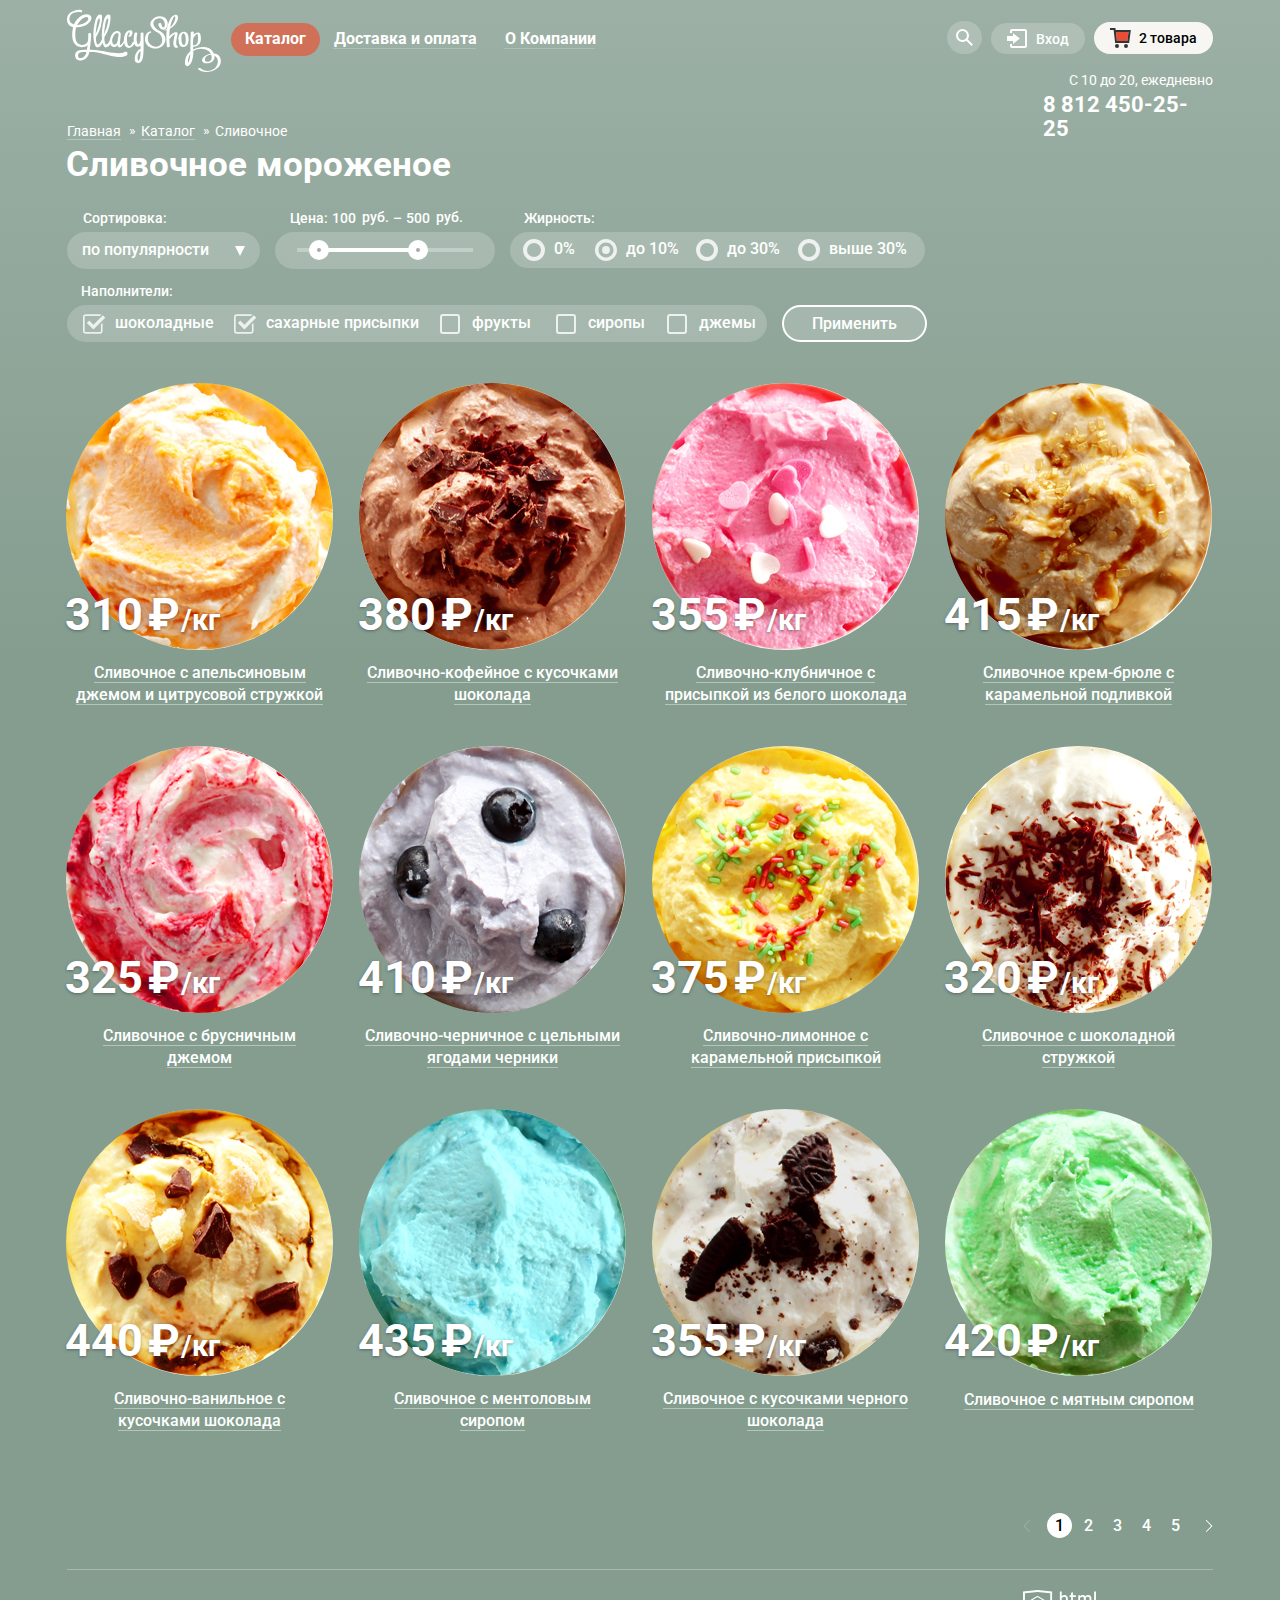
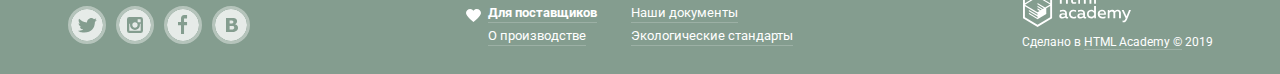
<file: catalog.html>
<!DOCTYPE html>
<html lang="ru">

<head>
  <meta charset="utf-8">
  <title>GllacyShop - Магазин мороженого</title>
  <link href="https://fonts.googleapis.com/css?family=Roboto:400,700&display=swap" rel="stylesheet">
  <link href="css/normalize.css" rel="stylesheet">
  <link href="css/style.min.css" rel="stylesheet">
</head>

<body>

  <div class="inner-page">
    <header class="main-header">
      <div class="container">
        <nav class="main-navigation">
          <a class="main-header-logo" href="index.html">
            <img src="img/logo.svg" width="154" height="64" alt="Логотип">
          </a>
          <ul class="site-navigation">
            <li class="site-navigation-item site-navigation-current">
              <a href="">Каталог</a>
              <ul class="sub-menu">
                <li><a href="#">Новинки</a></li>
                <li class="sub-menu-current"><a>Сливочное</a></li>
                <li><a href="#">Щербеты</a></li>
                <li><a href="#">Фруктовый лед</a></li>
                <li><a href="#">Мелорин</a></li>
              </ul>
            </li>
            <li class="site-navigation-item"><a class="site-navigation-item-link" href="#">Доставка и оплата</a></li>
            <li class="site-navigation-item"><a class="site-navigation-item-link" href="#">О Компании</a></li>
          </ul>
          <div class="user-navigation-wrapper">
            <ul class="user-navigation">
              <li class="user-navigation-item">
                <a class="tooltip-trigger search-link" href="#">
                  <svg class="user-navigation-icon" xmlns="http://www.w3.org/2000/svg"
                    xmlns:xlink="http://www.w3.org/1999/xlink" width="17" height="17" viewBox="0 0 17 17">
                    <path fill="#fff"
                      d="M16.958 15.527L11.75 10.32A6.455 6.455 0 0 0 13 6.5 6.5 6.5 0 1 0 6.5 13a6.465 6.465 0 0 0 3.839-1.263l5.205 5.204 1.414-1.414zM6.5 11C4.019 11 2 8.981 2 6.5S4.019 2 6.5 2 11 4.019 11 6.5 8.981 11 6.5 11z" />
                  </svg>
                </a>
                <div class="tooltip">
                  <form class="search" action="https://echo.htmlacademy.ru" method="GET">
                    <input class="input-fields" type="text" name="search" placeholder="Что ищем?">
                    <button class="visually-hidden form-sibmit" type="submit" tabindex="-1">Поиск</button>
                  </form>
                </div>
              </li>
              <li class="user-navigation-item">
                <a class="tooltip-trigger login-link" href="#">
                  <svg class="user-navigation-icon" xmlns="http://www.w3.org/2000/svg"
                    xmlns:xlink="http://www.w3.org/1999/xlink" width="21" height="19" viewBox="0 0 21 19">
                    <g fill="#000">
                      <path d="M6 14.875L12.917 9.5 6 4.125v2.917H-.042v4.917H6z" />
                      <path
                        d="M18 0H5C3.9 0 3 .9 3 2v2h2V2h13v15H5v-2H3v2c0 1.1.9 2 2 2h13c1.1 0 2-.9 2-2V2c0-1.1-.9-2-2-2z" />
                    </g>
                  </svg>
                  <span>Вход</span>
                </a>
                <div class="tooltip">
                  <form class="login" action="https://echo.htmlacademy.ru" method="POST">
                    <input class="input-fields" id="user-login" type="email" name="login"
                      placeholder="Электронная почта">
                    <input class="input-fields" id="user-password" type="password" name="password" placeholder="Пароль">
                    <div class="restore-wrapper">
                      <p class="login-help">
                        <a class="restore" href="#">
                          <span>Забыли пароль?</span>
                        </a>
                        <a class="restore" href="#">
                          <span>Новая регистрация</span>
                        </a>
                      </p>
                      <button class="button button-login" type="submit">Войти</button>
                    </div>
                  </form>
                </div>
              </li>
              <li class="user-navigation-item">
                <a class="tooltip-trigger order" href="#">
                  <svg xmlns="http://www.w3.org/2000/svg" width="21" height="20" viewBox="0 0 21 20">
                    <path fill="#E84D37" d="M5.888 4.031L6.922 13h10.45l1.176-8.969z" />
                    <circle fill="#343434" cx="6.984" cy="18" r="2" />
                    <circle fill="#343434" cx="15.984" cy="18" r="2" />
                    <path fill="#343434"
                      d="M5.657 2.031L5.422 0H0v2h3.64l1.5 13h13.988l1.699-12.969H5.657zM17.372 13H6.922L5.888 4.031h12.66L17.372 13z" />
                  </svg>
                  <span>2 товара</span>
                </a>
                <div class="tooltip">
                  <div class="cart-full">
                    <ul class="cart-list">
                      <li class="cart-item">
                        <div class="order-column">
                          <button class="remove-order" type="button">
                            <img src="img/cross-small.svg" width="11" height="11" alt="Удалить продукт">
                          </button>
                          <a class="order-img" href="#"><img src="img/basket-ice-1.jpg" width="33" height="33"
                              alt="Пломбир с апельсиновым джемом"></a>
                        </div>
                        <p class="order-name">Пломбир с апельсиновым джемом</p>
                        <p>
                          1,5 кг х <span class="price-kg">200 руб</span>
                        </p>
                        <span class="order-price">300 руб</span>
                      </li>
                      <li class="cart-item">
                        <div class="order-column">
                          <button class="remove-order" type="button">
                            <img src="img/cross-small.svg" width="11" height="11" alt="Удалить продукт">
                          </button>
                          <a class="order-img" href="#"><img src="img/basket-ice-2.jpg" width="33" height="33"
                              alt="Клубничный пломбир с присыпкой из белого шоколада">
                          </a>
                        </div>
                        <p class="order-name">Клубничный пломбир с присыпкой из белого шоколада</p>
                        <p>1,5 кг х <span class="price-kg">300 руб</span></p>
                        <span class="order-price">450 руб</span>
                      </li>
                    </ul>
                    <div class="order-column-result">
                      <span class="total-price">Итого: 750 руб.</span>
                      <a class="button cart-btn" href="#">Оформить заказ</a>
                    </div>
                  </div>
                </div>
              </li>
            </ul>
          </div>
        </nav>
      </div>
    </header>

    <main>
      <div class="breadcrumbs-container">
        <ul class="breadcrumbs">
          <li><a href="index.html">Главная</a></li>
          <li><a href="#">Каталог</a></li>
          <li class="breadcrumbs-current"><a>Сливочное</a></li>
        </ul>
        <p class="contacts">
          <span>С 10 до 20, ежедневно</span>
          <a class="phone-number" href="tel:88124502525">8 812 450-25-25</a>
        </p>
      </div>

      <section class="search">
        <div class="container">
          <h1 class="page-title">Сливочное мороженое</h1>
          <h2 class="visually-hidden">Фильтр товаров</h2>
          <form class="search-filters" action="https://echo.htmlacademy.ru" method="POST">
            <div class="assortment">
              <label for="sort">Сортировка:</label>
              <select name="sort" id="sort">
                <option value="popular">по популярности</option>
                <option value="low-cost">сначала недорогие</option>
                <option value="costly">сначала дорогие</option>
                <option value="fat">по жирности</option>
              </select>
            </div>
            <div class="filter-range">
              <div class="price-controls">
                <span>Цена:</span>
                <input type="text" name="min-price" id="min-price" value="100"><label for="min-price"
                  class="min-price">руб.</label>
                <span>–</span>
                <input type="text" name="max-price" id="max-price" value="500"><label for="max-price"
                  class="max-price">руб.</label>
              </div>
              <div class="range-controls">
                <div class="scale">
                  <div class="bar"></div>
                </div>
                <button class="range-toggle range-toggle-min" type="button">Минимальная цена</button>
                <button class="range-toggle range-toggle-max" type="button">Максимальная цена</button>
              </div>
            </div>
            <fieldset>
              <legend>Жирность:</legend>
              <ul class="radio-list">
                <li class="filter-option">
                  <input class="visually-hidden filter-input filter-input-radio" type="radio" id="fat-zero"
                    name="fat-group" value="0%">
                  <label for="fat-zero">0%</label>
                </li>
                <li class="filter-option">
                  <input class="visually-hidden filter-input filter-input-radio" type="radio" id="fat-ten"
                    name="fat-group" value="до 10%" checked>
                  <label for="fat-ten">до 10%</label>
                </li>
                <li class="filter-option">
                  <input class="visually-hidden filter-input filter-input-radio" type="radio" id="fat-thirty"
                    name="fat-group" value="до 30%">
                  <label for="fat-thirty">до 30%</label>
                </li>
                <li class="filter-option">
                  <input class="visually-hidden filter-input filter-input-radio" type="radio" id="fat-over-thirty"
                    name="fat-group" value="выше 30%">
                  <label for="fat-over-thirty">выше 30%</label>
                </li>
              </ul>
            </fieldset>
            <fieldset class="toppings">
              <legend>Наполнители:</legend>
              <ul class="checkbox-list">
                <li class="filter-option">
                  <input class="visually-hidden filter-input filter-input-checkbox" type="checkbox" name="choko"
                    id="choko" checked>
                  <label for="choko">шоколадные</label>
                </li>
                <li class="filter-option">
                  <input class="visually-hidden filter-input filter-input-checkbox" type="checkbox" name="sugar"
                    id="sugar" checked>
                  <label for="sugar">сахарные присыпки</label>
                </li>
                <li class="filter-option">
                  <input class="visually-hidden filter-input filter-input-checkbox" type="checkbox" name="fruit"
                    id="fruit">
                  <label for="fruit">фрукты</label>
                </li>
                <li class="filter-option">
                  <input class="visually-hidden filter-input filter-input-checkbox" type="checkbox" name="sirop"
                    id="sirop">
                  <label for="sirop">сиропы</label>
                </li>
                <li class="filter-option">
                  <input class="visually-hidden filter-input filter-input-checkbox" type="checkbox" name="jam" id="jam">
                  <label for="jam">джемы</label>
                </li>
              </ul>
            </fieldset>
            <button class="button filters-button" type="submit">Применить</button>
          </form>
        </div>
      </section>

      <section class="catalog">
        <div class="catalog-wrapper">
          <ul class="catalog-list">
            <li class="catalog-item">
              <a class="catalog-item-img" href="#">
                <img class="icecreame" width="267" height="267" src="img/icecreame-1.jpg"
                  alt="Сливочное с апельсиновым джемом и цитрусовой стружкой">
              </a>
              <p class="cost">
                310
                <span class="price">₽</span>
                <span class="weight">/кг</span>
              </p>
              <h3 class="catalog-item-header">
                <a class="header-link" href="#">
                  <span>Сливочное с апельсиновым джемом и цитрусовой стружкой</span>
                </a>
              </h3>
              <a class="button catalog-btn" href="#">Быстрый просмотр</a>
            </li>
            <li class="catalog-item">
              <a class="catalog-item-img" href="#">
                <img class="icecreame" width="267" height="267" src="img/icecreame-2.jpg"
                  alt="Сливочно-кофейное с кусочками шоколада">
              </a>
              <p class="cost">
                380
                <span class="price">₽</span>
                <span class="weight">/кг</span>
              </p>
              <h3 class="catalog-item-header">
                <a class="header-link" href="#">
                  <span>Сливочно-кофейное с кусочками шоколада</span>
                </a>
              </h3>
              <a class="button catalog-btn" href="#">Быстрый просмотр</a>
            </li>
            <li class="catalog-item">
              <a class="catalog-item-img" href="#">
                <img class="icecreame" width="267" height="267" src="img/icecreame-3.jpg"
                  alt="Сливочно-клубничное с присыпкой из белого шоколада">
              </a>
              <p class="cost">
                355
                <span class="price">₽</span>
                <span class="weight">/кг</span>
              </p>
              <h3 class="catalog-item-header">
                <a class="header-link" href="#">
                  <span>Сливочно-клубничное с присыпкой из белого шоколада</span>
                </a>
              </h3>
              <a class="button catalog-btn" href="#">Быстрый просмотр</a>
            </li>
            <li class="catalog-item">
              <a class="catalog-item-img" href="#">
                <img class="icecreame" width="267" height="267" src="img/icecreame-4.jpg"
                  alt="Сливочное крем-брюле с карамельной подливкой">
              </a>
              <p class="cost">
                415
                <span class="price">₽</span>
                <span class="weight">/кг</span>
              </p>
              <h3 class="catalog-item-header">
                <a class="header-link" href="#">
                  <span>Сливочное крем-брюле с карамельной подливкой</span>
                </a>
              </h3>
              <a class="button catalog-btn" href="#">Быстрый просмотр</a>
            </li>
            <li class="catalog-item">
              <a class="catalog-item-img" href="#">
                <img class="icecreame" width="267" height="267" src="img/icecreame-5.jpg"
                  alt="Сливочное с брусничным джемом">
              </a>
              <p class="cost">
                325
                <span class="price">₽</span>
                <span class="weight">/кг</span>
              </p>
              <h3 class="catalog-item-header">
                <a class="header-link" href="#">
                  <span>Сливочное с брусничным джемом</span>
                </a>
              </h3>
              <a class="button catalog-btn" href="#">Быстрый просмотр</a>
            </li>
            <li class="catalog-item">
              <a class="catalog-item-img" href="#">
                <img class="icecreame" width="267" height="267" src="img/icecreame-6.jpg"
                  alt="Сливочно-черничное с цельными ягодами черники">
              </a>
              <p class="cost">
                410
                <span class="price">₽</span>
                <span class="weight">/кг</span>
              </p>
              <h3 class="catalog-item-header">
                <a class="header-link" href="#">
                  <span>Сливочно-черничное с цельными ягодами черники</span>
                </a>
              </h3>
              <a class="button catalog-btn" href="#">Быстрый просмотр</a>
            </li>
            <li class="catalog-item">
              <a class="catalog-item-img" href="#">
                <img class="icecreame" width="267" height="267" src="img/icecreame-7.jpg"
                  alt="Сливочно-лимонное с карамельной присыпкой">
              </a>
              <p class="cost">
                375
                <span class="price">₽</span>
                <span class="weight">/кг</span>
              </p>
              <h3 class="catalog-item-header">
                <a class="header-link" href="#">
                  <span>Сливочно-лимонное с карамельной присыпкой</span>
                </a>
              </h3>
              <a class="button catalog-btn" href="#">Быстрый просмотр</a>
            </li>
            <li class="catalog-item">
              <a class="catalog-item-img" href="#">
                <img class="icecreame" width="267" height="267" src="img/icecreame-8.jpg"
                  alt="Сливочное с шоколадной стружкой">
              </a>
              <p class="cost">
                320
                <span class="price">₽</span>
                <span class="weight">/кг</span>
              </p>
              <h3 class="catalog-item-header">
                <a class="header-link" href="#">
                  <span>Сливочное с шоколадной стружкой</span>
                </a>
              </h3>
              <a class="button catalog-btn" href="#">Быстрый просмотр</a>
            </li>
            <li class="catalog-item">
              <a class="catalog-item-img" href="#">
                <img class="icecreame" width="267" height="267" src="img/icecreame-9.jpg"
                  alt="Сливочно-ванильное с кусочками шоколада">
              </a>
              <p class="cost">
                440
                <span class="price">₽</span>
                <span class="weight">/кг</span>
              </p>
              <h3 class="catalog-item-header">
                <a class="header-link" href="#">
                  <span>Сливочно-ванильное с кусочками шоколада</span>
                </a>
              </h3>
              <a class="button catalog-btn" href="#">Быстрый просмотр</a>
            </li>
            <li class="catalog-item">
              <a class="catalog-item-img" href="#">
                <img class="icecreame" width="267" height="267" src="img/icecreame-10.jpg"
                  alt="Сливочноe с ментоловым сиропом">
              </a>
              <p class="cost">
                435
                <span class="price">₽</span>
                <span class="weight">/кг</span>
              </p>
              <h3 class="catalog-item-header">
                <a class="header-link" href="#">
                  <span>Сливочноe с ментоловым сиропом</span>
                </a>
              </h3>
              <a class="button catalog-btn" href="#">Быстрый просмотр</a>
            </li>
            <li class="catalog-item">
              <a class="catalog-item-img" href="#">
                <img class="icecreame" width="267" height="267" src="img/icecreame-11.jpg"
                  alt="Сливочное с кусочками черного шоколада">
              </a>
              <p class="cost">
                355
                <span class="price">₽</span>
                <span class="weight">/кг</span>
              </p>
              <h3 class="catalog-item-header">
                <a class="header-link" href="#">
                  <span>Сливочное с кусочками черного шоколада</span>
                </a>
              </h3>
              <a class="button catalog-btn" href="#">Быстрый просмотр</a>
            </li>
            <li class="catalog-item">
              <a class="catalog-item-img" href="#">
                <img class="icecreame" width="267" height="267" src="img/icecreame-12.jpg"
                  alt="Сливочное с мятным сиропом">
              </a>
              <p class="cost">
                420
                <span class="price">₽</span>
                <span class="weight">/кг</span>
              </p>
              <h3 class="catalog-item-header">
                <a class="header-link" href="#">
                  <span>Сливочное с мятным сиропом</span>
                </a>
              </h3>
              <a class="button catalog-btn" href="#">Быстрый просмотр</a>
            </li>
          </ul>
          <ul class="pagination-list">
            <li class="pagination-item pagination-item-disabled"><a>&lt;</a></li>
            <li class="pagination-item pagination-item-current"><a>1</a></li>
            <li class="pagination-item"><a href="#">2</a></li>
            <li class="pagination-item"><a href="#">3</a></li>
            <li class="pagination-item"><a href="#">4</a></li>
            <li class="pagination-item"><a href="#">5</a></li>
            <li class="pagination-item"><a href="#">&gt;</a></li>
          </ul>
        </div>
      </section>
    </main>

    <footer class="main-footer inner-footer">
      <div class="container">
        <ul class="footer-social">
          <li>
            <a class="social-button" href="#">
              <span class="visually-hidden">Твиттер</span>
              <svg xmlns="http://www.w3.org/2000/svg" width="32" height="32" viewBox="0 0 32 32">
                <path fill="#FFF"
                  d="M16 0C7.164 0 0 7.164 0 16c0 8.837 7.164 16 16 16 8.837 0 16-7.163 16-16 0-8.836-7.163-16-16-16zm7.944 12.809c-.251 6.516-3.463 10.832-10.992 10.702h-.486c-.447 0-4.543-.443-5.344-1.823 2.479.19 4.247-.406 5.12-1.136-1.048-.289-2.923-.461-3.251-2.848.384.104.618.221 1.299.113-1.307-.824-2.758-1.519-2.679-3.643.311.317 1.164.518 1.46.457-.768-.233-2.149-3.244-.974-4.781 1.984 1.79 4.075 3.482 7.804 3.643.227-2.214 1.24-3.699 3.168-4.325 1.84-.479 3.255.26 3.901 1.138.737-.224 1.453-.466 2.193-.685-.004.833-.569 1.463-.935 1.709.747.165 1.423-.475 1.423-.475-.184.963-1.094 1.725-1.707 1.954z" />
              </svg>
            </a>
          </li>
          <li>
            <a class="social-button" href="#">
              <span class="visually-hidden">Инстаграм</span>
              <svg xmlns="http://www.w3.org/2000/svg" width="32" height="32" viewBox="0 0 32 32">
                <g fill="#FFF">
                  <path
                    d="M20.916 16a4.938 4.938 0 1 1-9.877 0c0-.394.051-.773.138-1.14h-.897v6.838h11.396V14.86h-.897c.086.367.137.746.137 1.14z" />
                  <path
                    d="M15.978 18.659c1.466 0 2.659-1.193 2.659-2.659s-1.193-2.659-2.659-2.659c-1.466 0-2.659 1.193-2.659 2.659s1.192 2.659 2.659 2.659zM18.637 10.302h3.039v3.039h-3.039z" />
                  <path
                    d="M16 0C7.164 0 0 7.164 0 16c0 8.837 7.164 16 16 16 8.837 0 16-7.163 16-16 0-8.836-7.163-16-16-16zm7.955 21.698a2.285 2.285 0 0 1-2.279 2.279H10.279A2.285 2.285 0 0 1 8 21.698V10.302a2.286 2.286 0 0 1 2.279-2.279h11.396a2.286 2.286 0 0 1 2.279 2.279v11.396z" />
                </g>
              </svg>
            </a>
          </li>
          <li>
            <a class="social-button" href="#">
              <span class="visually-hidden">Фейсбук</span>
              <svg xmlns="http://www.w3.org/2000/svg" width="32" height="32" viewBox="0 0 32 32">
                <path fill="#FFF"
                  d="M16 0C7.164 0 0 7.163 0 16s7.164 16 16 16c8.837 0 16-7.164 16-16S24.837 0 16 0zm4.062 9.455h-3.021v3.444h3.021v3.445h-3.021v8.61H14.02v-8.61H11v-3.445h3.021V9.455c0-1.902 1.353-3.445 3.021-3.445h3.021v3.445z" />
              </svg>
            </a>
          </li>
          <li>
            <a class="social-button" href="#">
              <span class="visually-hidden">ВКонтакте</span>
              <svg xmlns="http://www.w3.org/2000/svg" width="32" height="32" viewBox="0 0 32 32">
                <g fill="#FFF">
                  <path
                    d="M16.637 14.495c.402-.019.719-.082.951-.188.326-.145.54-.33.641-.559.101-.229.15-.496.15-.797 0-.232-.058-.465-.174-.697-.116-.232-.322-.405-.617-.517-.264-.1-.592-.155-.984-.165a76.242 76.242 0 0 0-1.652-.014h-.339v2.965h.565c.571 0 1.057-.009 1.459-.028zM18.118 17.084c-.282-.081-.672-.125-1.166-.132a127.97 127.97 0 0 0-1.55-.009h-.79v3.493h.264c1.014 0 1.74-.003 2.18-.009a3.2 3.2 0 0 0 1.212-.245c.377-.157.633-.364.774-.625s.214-.562.214-.9c0-.446-.088-.788-.261-1.03-.17-.241-.464-.423-.877-.543z" />
                  <path
                    d="M16 0C7.164 0 0 7.164 0 16c0 8.837 7.164 16 16 16 8.837 0 16-7.163 16-16 0-8.836-7.163-16-16-16zm6.602 20.531a3.73 3.73 0 0 1-1.124 1.327c-.552.415-1.161.71-1.823.886s-1.501.264-2.519.264h-6.121V8.987h5.443c1.13 0 1.957.038 2.48.113a5.126 5.126 0 0 1 1.561.5c.533.27.929.632 1.189 1.087.26.455.392.975.392 1.558 0 .678-.179 1.278-.536 1.795-.358.518-.863.92-1.517 1.208v.075c.917.182 1.642.559 2.179 1.13.537.571.807 1.325.807 2.261 0 .678-.138 1.283-.411 1.817z" />
                </g>
              </svg>
            </a>
          </li>
        </ul>
        <ul class="footer-menu">
          <li class="provider"><a href="#"><b>Для поставщиков</b></a></li>
          <li><a href="#">Наши документы</a></li>
          <li><a href="#">О производстве</a></li>
          <li><a href="#">Экологические стандарты</a></li>
        </ul>
        <div class="footer-copyright">
          <a class="academy-logo" href="https://htmlacademy.ru/intensive/htmlcss">
            <img src="img/logo-htmlacademy.svg" width="108" height="39" alt="Логотип HTML Acadamy">
          </a>
          <span>Сделано в </span>
          <a class="text-link" href="https://htmlacademy.ru/intensive/htmlcss">HTML Academy ©</a>
          <span>2019</span>
        </div>
      </div>
    </footer>
  </div>
</body>

</html>
</file>
<file: css/style.min.css>
body{margin:0;padding:0;min-width:1200px;font-family:"Roboto",Arial,sans-serif;font-size:16px;line-height:22px;font-weight:400;color:#fff;background-color:#849d8f}.visually-hidden:not(:focus):not(:active),input[type="checkbox"].visually-hidden,input[type="radio"].visually-hidden,button.visually-hidden,label.visually-hidden{position:absolute;width:1px;height:1px;margin:-1px;border:0;padding:0;white-space:nowrap;-webkit-clip-path:inset(100%);clip-path:inset(100%);clip:rect(0 0 0 0);overflow:hidden}.container{max-width:1146px;margin:0 auto;padding:0 27px}a{text-decoration:none}img{max-width:100%;height:auto}.button{display:inline-block;vertical-align:middle;font:inherit;font-size:18px;line-height:24px;font-weight:700;text-align:center;color:#fff;text-decoration:none;background:#ee6541 -webkit-gradient(linear,left bottom,left top,from(#e74a35),to(#f26843));background:#ee6541 -webkit-linear-gradient(bottom,#e74a35 0%,#f26843 100%);background:#ee6541 -o-linear-gradient(bottom,#e74a35 0%,#f26843 100%);background:#ee6541 linear-gradient(to top,#e74a35 0%,#f26843 100%);-webkit-box-shadow:0 2px 2px 0 rgba(172,16,0,0.64);box-shadow:0 2px 2px 0 rgba(172,16,0,0.64);border:none;border-radius:30px}.button:hover,.button:focus{background-image:-webkit-gradient(linear,left top,left bottom,from(#f58669),to(#ec6f5e));background-image:-webkit-linear-gradient(top,#f58669 0%,#ec6f5e 100%);background-image:-o-linear-gradient(top,#f58669 0%,#ec6f5e 100%);background-image:linear-gradient(to bottom,#f58669 0%,#ec6f5e 100%);-webkit-box-shadow:0 2px 2px 0 rgba(172,16,0,0.64);box-shadow:0 2px 2px 0 rgba(172,16,0,0.64)}.button:active{background-image:-webkit-gradient(linear,left top,left bottom,from(#d84732),to(#e1613e));background-image:-webkit-linear-gradient(top,#d84732 0%,#e1613e 100%);background-image:-o-linear-gradient(top,#d84732 0%,#e1613e 100%);background-image:linear-gradient(to bottom,#d84732 0%,#e1613e 100%);-webkit-box-shadow:inset 0 2px 2px 0 rgba(148,39,24,0.64);box-shadow:inset 0 2px 2px 0 rgba(148,39,24,0.64)}.main-header{padding-top:1px}.main-navigation{font-weight:700;display:-webkit-box;display:-ms-flexbox;display:flex;width:100%;margin-top:8px}.main-header-logo{width:154px;height:64px}.site-navigation,.user-navigation{margin:0;padding:14px 0 0;list-style:none}.site-navigation{margin-left:10px;display:-webkit-box;display:-ms-flexbox;display:flex;font-size:16px;line-height:18px}.site-navigation-item a{position:relative;display:block;padding:7px 14px;text-align:center;color:#fff;border-radius:16px}.site-navigation-item a::after{position:absolute;bottom:6px;left:13px;right:15px;content:"";height:1px;background-color:rgba(255,255,255,0.2)}.site-navigation-current > a{padding:7px 14px 8px;background-color:#d07058;border-radius:20px;text-decoration:none}.site-navigation-current > a::after{display:none}.site-navigation > li{position:relative}.sub-menu{display:none;position:absolute;left:-7px;width:142px;margin:5px 0 0;padding:6px 0 4px;font-size:14px;line-height:16px;font-weight:400;list-style:none;color:#000;background-color:#f8f7f4;-webkit-box-shadow:0 20px 20px 0 rgba(0,0,0,0.4);box-shadow:0 20px 20px 0 rgba(0,0,0,0.4);border-radius:5px;z-index:5}.user-navigation{display:-webkit-box;display:-ms-flexbox;display:flex;-webkit-box-align:end;-ms-flex-align:end;align-items:flex-end;margin:-2px 0 17px}.sub-menu li:first-child{font-weight:700;padding-bottom:9px}.sub-menu li{padding-bottom:3px}.sub-menu a{padding:6px 19px;text-align:left;color:#000;text-decoration:none;border-radius:0}.sub-menu a::after{display:none}.sub-menu-current a{color:#fff;background-color:#d07058}.sub-menu::after{position:absolute;height:1px;content:"";top:38px;left:5px;right:8px;background:#d1d0ce}.user-navigation-wrapper{margin-left:auto;display:-webkit-box;display:-ms-flexbox;display:flex;-webkit-box-orient:vertical;-webkit-box-direction:normal;-ms-flex-direction:column;flex-direction:column;font-size:14px;line-height:16px;font-weight:500}.user-navigation-item{position:relative;margin-left:9px}.user-navigation-item a{display:-webkit-box;display:-ms-flexbox;display:flex;padding:6px 16px;-webkit-box-align:center;-ms-flex-align:center;align-items:center;color:#fff;background-color:rgba(255,255,255,0.2);border-radius:20px}.tooltip{display:none;position:absolute;top:100%;right:0;margin-top:4px;color:#c2c2c2;background-color:#f8f7f4;border-radius:5px;-webkit-box-shadow:0 20px 20px 0 rgba(0,0,0,0.4);box-shadow:0 20px 20px 0 rgba(0,0,0,0.4);z-index:5}.tooltip::before{position:absolute;width:160px;height:10px;top:-7px;right:0;content:"";background-color:transparent}.tooltip form{margin:0}.tooltip input{width:100%;padding:9px 12px;-webkit-box-sizing:border-box;box-sizing:border-box;font-size:14px;line-height:24px;border:1px solid #d4d4d3;border-radius:5px}.tooltip input:hover{border:2px solid rgba(154,154,154,0.52);padding:8px 11px}.tooltip input:focus{outline:none;border:2px solid rgba(46,136,228,0.52);padding:8px 11px}.tooltip .search{width:340px;padding:20px 15px;-webkit-box-sizing:border-box;box-sizing:border-box}.tooltip .login{width:278px;padding:18px 18px 22px;-webkit-box-sizing:border-box;box-sizing:border-box}.login input{margin-bottom:20px}.restore-wrapper{display:-webkit-box;display:-ms-flexbox;display:flex}.login-help{-webkit-box-ordinal-group:2;-ms-flex-order:1;order:1}.login p{margin:0}.login-help .restore{padding:2px 1px;font-size:13px;font-weight:400;text-align:left;color:#323232}.restore span{border-bottom:1px solid #000}.restore:hover span,.restore:focus span,.restore:active span{color:#e84d37;border-bottom-color:#f9cdc4}.button-login{width:100px;margin-top:1px;margin-right:20px;padding:11px 23px 9px}.user-navigation-wrapper .phone-number,.breadcrumbs-container .phone-number{margin-top:5px;font-size:22px;line-height:24px;font-weight:700;color:#fff}.phone-number:hover,.phone-number:focus,.phone-number:active{color:#ffbc9e}.contacts{margin:0;margin-left:auto;display:-webkit-box;display:-ms-flexbox;display:flex;-webkit-box-pack:end;-ms-flex-pack:end;justify-content:flex-end;-ms-flex-wrap:wrap;flex-wrap:wrap;width:170px}.site-navigation-item-link:hover,.site-navigation-item-link:focus{color:#000;background-color:#f7f6f3}.site-navigation-item-link:active{-webkit-box-shadow:inset 0 2px 1px 0 rgba(105,105,105,0.9);box-shadow:inset 0 2px 1px 0 rgba(105,105,105,0.9)}.site-navigation-item:hover .sub-menu,.site-navigation-item:focus .sub-menu{display:block}.site-navigation-item:focus-within .sub-menu{display:block}.tooltip-trigger[href]:hover,.tooltip-trigger[href]:focus{color:#000;background-color:#f7f6f3}.sub-menu a[href]:hover,.sub-menu a[href]:focus{background-color:#fbded7}.sub-menu a[href]:active{background-color:#f6b5a5}.user-navigation-item:hover .tooltip,.user-navigation-item:hover + .tooltip,.user-navigation-item:focus + .tooltip{display:block}.user-navigation-item:focus-within .tooltip{display:block}svg.user-navigation-icon path{fill:#fff}a.search-link{min-width:32px;min-height:32px;padding:8px 9px;-webkit-box-pack:center;-ms-flex-pack:center;justify-content:center;-webkit-box-sizing:border-box;box-sizing:border-box}.tooltip-trigger span,.order-empty span{margin-left:8px}.search-link:hover path,.login-link:hover path,.search-link:focus path,.login-link:focus path{fill:#000}a.order{color:#000;background-color:#f7f6f3}.cart-full{display:-webkit-box;display:-ms-flexbox;display:flex;-webkit-box-orient:vertical;-webkit-box-direction:normal;-ms-flex-direction:column;flex-direction:column;width:540px;padding:14px 13px;font-size:13px;-webkit-box-sizing:border-box;box-sizing:border-box;color:#323232}.cart-list{position:relative;margin:0;padding:0 9px;list-style:none}.cart-list::after{position:absolute;bottom:-5px;left:2px;right:1px;content:"";height:1px;background-color:#cacac7}.cart-item{display:-webkit-box;display:-ms-flexbox;display:flex;-webkit-box-align:baseline;-ms-flex-align:baseline;align-items:baseline;margin-bottom:12px}.order-column{display:-webkit-box;display:-ms-flexbox;display:flex;-webkit-box-align:center;-ms-flex-align:center;align-items:center;margin-right:13px}.remove-order{display:block;width:11px;height:11px;padding:0;background-color:transparent;border:none}a.order-img{display:block;padding:0;margin-left:9px;width:33px;height:33px}.order-img img{border-radius:50%}.order-name{width:217px;margin:0;margin-right:30px;text-align:left}.price-kg{color:#999}.order-price{margin-left:31px}.order-column-result{-ms-flex-item-align:end;align-self:flex-end;text-align:right;margin-top:19px;margin-bottom:9px}.total-price{font-size:15px;line-height:18px;font-weight:700}a.cart-btn{margin-top:13px;padding:10px 15px}.slider .container{position:relative}.slider-list{margin:0;padding:0;text-align:center;list-style:none}.slider-controls{margin:0;padding:0;list-style:none}.slide{display:none}.slide-show{display:block}.slider-list img{display:block;position:absolute;top:-116px;left:0;right:0;margin:0 auto;z-index:-2}.slide-title{width:705px;margin:0 auto 32px;padding-top:276px;font-size:60px;line-height:60px}.slide-button{padding:8px 40px 11px;font-size:32px;line-height:44px;text-shadow:0 2px 5px rgba(160,32,11,0.76);border-radius:37px}.slider-controls{display:-webkit-box;display:-ms-flexbox;display:flex;position:absolute;left:26px;bottom:23px}.slider-controls li{margin-right:8px}.controls-btn{display:block;width:21px;height:21px;font-size:0;background-color:transparent;border:2px solid #fff;border-radius:50%;cursor:pointer}.active-btn{background-color:#fff}.controls-btn:not(.active-btn):hover,.controls-btn:not(.active-btn):focus{background-color:rgba(255,255,255,0.4)}.controls-btn:not(.active-btn):active{background-color:#fff}.promotion{margin:40px 0 35px}.promotion ul{display:-webkit-box;display:-ms-flexbox;display:flex;margin:0;padding:0;list-style:none}.promo{display:-webkit-box;display:-ms-flexbox;display:flex;-webkit-box-orient:vertical;-webkit-box-direction:normal;-ms-flex-direction:column;flex-direction:column;width:560px;padding:15px 9px 23px 18px;border-radius:16px}.promo h3{margin:0 0 16px;font-size:35px;line-height:41px;font-weight:700}.promo p{margin:0 0 44px;font-size:18px;line-height:22px;font-weight:700}.promo-1{background:#c82652 url(../img/raspberries.jpg) no-repeat;margin-right:27px}.promo-2{background:#4b2713 url(../img/chocolate.jpg) no-repeat}.promo .button{margin-right:12px;padding:10px 23px 12px 22px;-ms-flex-item-align:end;align-self:flex-end}.hits-wrapper{max-width:1173px;padding:0;margin:0 auto}.hits-list{margin:0 0 14px;padding:0;display:-webkit-box;display:-ms-flexbox;display:flex;-ms-flex-wrap:wrap;flex-wrap:wrap;list-style:none}.hit::before{position:absolute;width:61px;height:61px;top:5px;left:14px;content:"";background:#fff url(../img/hit.jpg);border-radius:50%}.features{margin-top:-9px;color:#000}.features .container{-webkit-box-sizing:border-box;box-sizing:border-box;padding:24px 20px 3px;background:#ede0c6 url(../img/waffle.jpg);border-radius:16px}.feature-list{margin:0;padding:0;display:-webkit-box;display:-ms-flexbox;display:flex;-ms-flex-wrap:wrap;flex-wrap:wrap;-webkit-box-pack:justify;-ms-flex-pack:justify;justify-content:space-between;list-style:none}.feature-item{position:relative;width:483px;padding-left:56px;margin-bottom:22px}.feature-item::before{position:absolute;top:-13px;left:-1px;display:block;width:49px;height:49px;content:""}.icon-ice-cream::before{background:url(../img/ice-cream.svg) no-repeat}.icon-eco::before{background:url(../img/eco.svg) no-repeat}.icon-cow::before{background:url(../img/cow.svg) no-repeat}.icon-thermometr::before{background:url(../img/thermometer.svg) no-repeat}.features .title{margin:0;margin-bottom:21px;font-size:24px;line-height:30px;font-weight:500}.wrapper{margin:40px 0}.wrapper .container{display:-webkit-box;display:-ms-flexbox;display:flex;-webkit-box-pack:justify;-ms-flex-pack:justify;justify-content:space-between}.blog,.subscribe{display:-webkit-inline-box;display:-ms-inline-flexbox;display:inline-flex;-webkit-box-orient:vertical;-webkit-box-direction:normal;-ms-flex-direction:column;flex-direction:column}.blog{width:520px;padding:22px 20px 18px;color:#000;background:#fff url(../img/strawberry.jpg) no-repeat 17% 39%;border-radius:16px}.blog .blog-news{margin:0 0 -10px;font:inherit}.blog a{display:block;width:330px;margin:15px 0 60px;font-size:24px;line-height:30px;font-weight:700;color:#000}.blog-news-link span{border-bottom:2px solid #000}.blog a:hover,.blog a:focus,.blog a:active{color:#e84d37}.blog-news-link:hover span,.blog-news-link:focus span,.blog-news-link:active span{border-bottom-color:rgba(232,77,55,0.3)}.subscribe{width:560px;padding:5px;-webkit-box-sizing:border-box;box-sizing:border-box;color:#5a5a5a;background-image:url(../img/bg-post.svg);background-repeat:no-repeat;background-size:cover;background-position:center;border-radius:16px}.subscribe-wrapper{padding:27px 20px 35px 21px;background-color:#f8f7f4;border-radius:16px}.subscribe form{display:-webkit-box;display:-ms-flexbox;display:flex;margin-top:38px}.subscribe p{margin:0}.subscribe input{width:100%;padding:6px 13px;font:inherit;font-size:16px;line-height:24px;border:1px solid rgba(178,178,178,0.52);border-radius:5px}.subscribe input:hover{padding:5px 12px;border:2px solid rgba(154,154,154,0.52)}.subscribe input:focus{padding:5px 12px;outline:none;border:2px solid rgba(46,136,228,0.52)}.subscribe .button{padding:8px 18px 11px;margin-left:12px;margin-right:2px}.feedback{position:relative;min-height:430px;background:#ede6c9 url(../img/map.jpg);background-size:cover;background-position:center}.feedback iframe{display:block;width:100%;border:none}.feedback .container{display:-webkit-box;display:-ms-flexbox;display:flex;-webkit-box-pack:end;-ms-flex-pack:end;justify-content:flex-end;position:absolute;bottom:0;left:0;right:0;top:0;width:1200px}.address{-ms-flex-item-align:center;-ms-grid-row-align:center;align-self:center;width:250px;padding:29px 27px;position:absolute;top:61px;right:27px;color:#000;background-color:#fdfdfd;border-radius:15px}.contacts-block-item{margin-bottom:16px}.contacts-block-label{width:190px;margin:0 0 1px;font-size:14px;line-height:20px}.contacts-block-info{font-size:18px;line-height:24px;font-style:normal;color:#000}a.contacts-block-info{display:block;margin-top:5px}a.contacts-block-info:hover,a.contacts-block-info:focus,a.contacts-block-info:active{color:#e84d37}.contacts-phone{margin-bottom:25px}.feedback-btn{width:100%;padding:9px 0 11px;-webkit-box-sizing:border-box;box-sizing:border-box;border-radius:25px}.main-footer{padding:21px 0 23px;font-size:13px;line-height:18px}.main-footer .container{display:-webkit-box;display:-ms-flexbox;display:flex;-webkit-box-align:center;-ms-flex-align:center;align-items:center}.footer-social{width:300px;margin:12px 0 0 1px;padding:0;display:-webkit-box;display:-ms-flexbox;display:flex;-ms-flex-wrap:wrap;flex-wrap:wrap;-webkit-box-pack:start;-ms-flex-pack:start;justify-content:flex-start;list-style:none}.footer-social li{padding-right:10px}.social-button svg{width:32px;height:32px;opacity:.8;border:3px solid rgba(255,255,255,0.5);border-radius:50%}.social-button:hover svg,.social-button:focus svg{opacity:1;border:3px solid rgba(255,255,255,0.7)}.social-button:active svg{opacity:.7;border:3px solid rgba(255,255,255,0.9)}.footer-menu{width:380px;display:-webkit-box;display:-ms-flexbox;display:flex;-ms-flex-wrap:wrap;flex-wrap:wrap;margin:8px auto 2px;padding:0 80px;list-style:none}.footer-menu a{display:inline-block;vertical-align:middle;margin:2px}.footer-menu li:nth-child(2n-1){position:relative;width:143px}.footer-menu li:nth-child(2n){width:185px}.footer-menu a,.footer-copyright a{color:#fff;border-bottom:1px solid rgba(255,255,255,0.2)}.footer-menu a:hover,.footer-menu a:focus,.footer-copyright a:hover,.footer-copyright a:focus{color:#ffbc9e;border-bottom-color:rgba(255,188,158,0.3)}.footer-menu a:active{color:#ffbc9e;border-bottom-color:rgba(255,188,158,0.3)}.footer-menu li.provider::before{position:absolute;top:7px;left:-20px;content:"";width:15px;height:13px;background:url(../img/heart.svg) no-repeat}.footer-copyright{margin-left:auto;margin-top:2px;font-size:12px}a.academy-logo{display:block;margin:-5px 0 1px 1px;border-bottom:none}@-webkit-keyframes bounce{0%{-webkit-transform:translate(-50%,-50%) scale(0);transform:translate(-50%,-50%) scale(0);opacity:0}70%{-webkit-transform:translate(-50%,-50%) scale(1.2);transform:translate(-50%,-50%) scale(1.2);opacity:.5}90%{opacity:.8}100%{-webkit-transform:translate(-50%,-50%);transform:translate(-50%,-50%);opacity:1}}@keyframes bounce{0%{-webkit-transform:translate(-50%,-50%) scale(0);transform:translate(-50%,-50%) scale(0);opacity:0}70%{-webkit-transform:translate(-50%,-50%) scale(1.2);transform:translate(-50%,-50%) scale(1.2);opacity:.5}90%{opacity:.8}100%{-webkit-transform:translate(-50%,-50%);transform:translate(-50%,-50%);opacity:1}}@-webkit-keyframes shake{0%,100%{-webkit-transform:translate(-50%,-50%) translateX(0);transform:translate(-50%,-50%) translateX(0)}10%,30%,50%,70%,90%{-webkit-transform:translate(-50%,-50%) translateX(-10px);transform:translate(-50%,-50%) translateX(-10px)}20%,40%,60%,80%{-webkit-transform:translate(-50%,-50%) translateX(10px);transform:translate(-50%,-50%) translateX(10px)}}@keyframes shake{0%,100%{-webkit-transform:translate(-50%,-50%) translateX(0);transform:translate(-50%,-50%) translateX(0)}10%,30%,50%,70%,90%{-webkit-transform:translate(-50%,-50%) translateX(-10px);transform:translate(-50%,-50%) translateX(-10px)}20%,40%,60%,80%{-webkit-transform:translate(-50%,-50%) translateX(10px);transform:translate(-50%,-50%) translateX(10px)}}.overlay{position:fixed;bottom:0;left:0;right:0;top:0;z-index:1;background-color:rgba(0,0,0,0.3)}.modal{display:none;position:fixed;top:50%;left:50%;-webkit-transform:translate(-50%,-50%);-ms-transform:translate(-50%,-50%);transform:translate(-50%,-50%);width:475px;padding:15px 24px 25px;background-color:#f8f7f4;-webkit-box-sizing:border-box;box-sizing:border-box;border-radius:10px}.modal-show{display:block;-webkit-animation:bounce .6s;animation:bounce .6s}.modal-error{-webkit-animation:shake .6s;animation:shake .6s}.modal-close{position:absolute;top:11px;right:9px;width:26px;height:26px;font-size:0;background-color:transparent;border:0;cursor:pointer}.modal-close::before,.modal-close::after{content:"";position:absolute;top:11px;left:2px;width:22px;height:2px;background-color:#000}.modal-close::before{-webkit-transform:rotate(45deg);-ms-transform:rotate(45deg);transform:rotate(45deg)}.modal-close::after{-webkit-transform:rotate(-45deg);-ms-transform:rotate(-45deg);transform:rotate(-45deg)}.modal-feedback{display:-webkit-box;display:-ms-flexbox;display:flex;-webkit-box-orient:vertical;-webkit-box-direction:normal;-ms-flex-direction:column;flex-direction:column}.modal .title{margin:0;font-size:24px;line-height:28px;font-weight:500;margin-bottom:20px;color:#000}.feedback-item{margin:0 0 17px}.feedback-item input{width:55%;padding:10px 18px 10px 13px;font-size:16px;line-height:24px;border:1px solid #999;border-radius:5px}.feedback-item textarea{width:100%;padding:10px 15px 17px 13px;-webkit-box-sizing:border-box;box-sizing:border-box;border:1px solid #999;border-radius:5px}.feedback-item input:hover{border:2px solid rgba(154,154,154,0.52);padding:9px 17px 9px 12px}.feedback-item textarea:hover{border:2px solid rgba(154,154,154,0.52);padding:9px 13px 16px 12px}.feedback-item input:focus{border:2px solid rgba(46,136,228,0.52);padding:9px 14px 9px 12px}.feedback-item textarea:focus{border:2px solid rgba(46,136,228,0.52);padding:9px 13px 16px 12px}.modal-feedback .button{-ms-flex-item-align:end;align-self:flex-end;margin-top:8px;padding:9px 23px 11px 24px}.inner-page{background:-webkit-gradient(linear,left top,left bottom,from(#9cb0a5),color-stop(40%,#849d8f));background:-webkit-linear-gradient(top,#9cb0a5 0%,#849d8f 40%);background:-o-linear-gradient(top,#9cb0a5 0%,#849d8f 40%);background:linear-gradient(to bottom,#9cb0a5 0%,#849d8f 40%)}.inner-page .contacts{margin-top:-2px}.page-title{margin:2px 0 24px -1px;font-size:35px;line-height:41px}.breadcrumbs-container{display:-webkit-box;display:-ms-flexbox;display:flex;-webkit-box-align:end;-ms-flex-align:end;align-items:flex-end;max-width:1146px;margin:0 auto;padding:1px 27px;font-size:14px;line-height:16px}.breadcrumbs{display:-webkit-box;display:-ms-flexbox;display:flex;-webkit-box-pack:start;-ms-flex-pack:start;justify-content:flex-start;-ms-flex-wrap:wrap;flex-wrap:wrap;margin:0;padding:0 0 2px;list-style:none}.breadcrumbs li{position:relative;margin-right:20px}.breadcrumbs li:last-child{margin-right:0}.breadcrumbs-current::after{display:none}.breadcrumbs a[href]{color:#fff;border-bottom:1px solid rgba(255,255,255,0.3)}.breadcrumbs a[href]:hover,.breadcrumbs a[href]:focus,.breadcrumbs a[href]:active{color:#ffbc9e;border-bottom-color:rgba(255,188,158,0.3)}.breadcrumbs li::after{position:absolute;width:10px;height:10px;content:"»";top:-1px;right:-18px}.search{margin-bottom:36px;font-size:14px;line-height:16px;font-weight:500}.search-filters{display:-webkit-box;display:-ms-flexbox;display:flex;-ms-flex-wrap:wrap;flex-wrap:wrap;-webkit-box-align:center;-ms-flex-align:center;align-items:center;width:880px}.assortment{position:relative;display:-webkit-box;display:-ms-flexbox;display:flex;-webkit-box-orient:vertical;-webkit-box-direction:normal;-ms-flex-direction:column;flex-direction:column;width:193px;margin-right:15px}.assortment label{padding:0 0 6px 16px}.assortment select{padding:9px 27px 10px 15px;font-size:16px;line-height:18px;font-weight:500;color:#fff;background-color:rgba(255,255,255,0.2);border:none;border-radius:28px;-webkit-appearance:none;-moz-appearance:none;appearance:none}.assortment select::-ms-expand{display:none}.assortment::after{position:absolute;top:36px;right:15px;width:0;height:0;content:"";border-color:#fff transparent transparent;border-style:solid;border-width:10px 5px 0}.assortment option{font-size:14px;line-height:16px;font-weight:400;color:#000}.assortment select:hover,.assortment select:focus{color:#000}.assortment:hover::after{border-color:#000 transparent transparent}.assortment select:active{background-color:#fff}.filter-range{width:220px;margin-right:15px}.price-controls{padding:0 0 6px 15px}.price-controls label{display:inline-block;vertical-align:top;width:30px;margin-right:-2px;padding-left:4px}.price-controls input{width:27px;height:15px;margin:0;margin-left:-4px;color:inherit;font:inherit;text-align:right;background:none;border:none}.price-controls input:focus{-webkit-box-shadow:0 0 0 2px #8fbdec;box-shadow:0 0 0 2px #8fbdec;outline:none}.range-controls{position:relative;width:220px;height:37px;background-color:rgba(255,255,255,0.2);border-radius:20px}.range-controls .scale{position:absolute;width:80%;height:4px;top:16px;left:22px;background:rgba(255,255,255,0.3)}.range-controls .bar{position:absolute;width:60%;height:4px;left:20px;background:#fff}.range-toggle{position:absolute;top:8px;width:20px;height:20px;font-size:0;background-color:#fff;border:none;border-radius:50%;cursor:pointer}.range-toggle::before{position:absolute;top:8px;left:8px;content:"";width:4px;height:4px;background-color:#ababab;border-radius:50%}.range-toggle:hover,.range-toggle:active{-webkit-transform:scale(1.1);-ms-transform:scale(1.1);transform:scale(1.1)}.range-toggle-min{left:34px}.range-toggle-max{right:67px}.search-filters fieldset{margin:0;padding:0;border:none}.search-filters legend{padding:0 0 6px 14px}.radio-list,.checkbox-list{display:-webkit-box;display:-ms-flexbox;display:flex;-ms-flex-wrap:wrap;flex-wrap:wrap;min-width:415px;margin:0;padding:8px 0 3px 13px;font-size:16px;line-height:18px;-webkit-box-sizing:border-box;box-sizing:border-box;list-style:none;background-color:rgba(255,255,255,0.2);border-radius:25px}.radio-list .filter-option{position:relative;min-width:32px;margin-right:9px;margin-bottom:7px;padding-left:31px}.radio-list .filter-option:nth-child(2){margin-right:17px}.radio-list .filter-option:nth-child(3){margin-right:18px}fieldset.toppings{margin-top:14px}.checkbox-list{width:700px;padding:9px 0 5px 16px}.checkbox-list .filter-option{position:relative;min-width:30px;margin-right:20px;margin-bottom:5px;padding-left:32px}.checkbox-list .filter-option:nth-child(2){margin-right:21px}.checkbox-list .filter-option:nth-child(3){margin-right:25px}.checkbox-list .filter-option:nth-child(4){margin-right:22px}.checkbox-list .filter-option:last-child{margin-right:0}.filter-input-radio + label::before{position:absolute;top:-1px;left:0;content:"";width:14px;height:14px;border:4px solid #fff;border-radius:50%;opacity:.8}.filter-input-radio:checked + label::after{position:absolute;top:-1px;left:0;content:"";width:22px;height:22px;background-image:url(../img/radio-on.svg);background-size:contain;background-repeat:no-repeat;opacity:.8}.filter-input:checked + label::before{display:none}.filter-input-checkbox + label::before{position:absolute;top:0;left:0;width:16px;height:16px;content:"";border:2px solid #fff;border-radius:3px;opacity:.8}.filter-input-checkbox:checked + label::after{position:absolute;top:0;left:0;width:24px;height:20px;content:"";opacity:.8;background-image:url(../img/checkbox-on.svg);background-size:contain;background-repeat:no-repeat}.filter-input:hover + label::after,.filter-input:focus + label::after,.filter-input:hover + label::before,.filter-input:focus + label::before{opacity:1}.filter-input:disabled + label{opacity:.4}.filters-button{-ms-flex-item-align:end;align-self:flex-end;width:145px;height:37px;margin-right:20px;margin-left:auto;font-size:16px;line-height:18px;font-weight:500;background:rgba(255,255,255,0.19);-webkit-box-shadow:none;box-shadow:none;border:2px solid #fff}.filters-button:hover,.filters-button:focus{color:#000;background:#fff;-webkit-box-shadow:none;box-shadow:none}.filters-button:active{color:#000;background:#ededed;-webkit-box-shadow:inset 0 2px 1px 0 rgba(105,105,105,0.8);box-shadow:inset 0 2px 1px 0 rgba(105,105,105,0.8);border:none}.catalog-wrapper{max-width:1174px;padding:0;margin:0 auto}.catalog-list{margin:0;padding:0;display:-webkit-box;display:-ms-flexbox;display:flex;-ms-flex-wrap:wrap;flex-wrap:wrap;list-style:none}.catalog-item{display:-webkit-box;display:-ms-flexbox;display:flex;-webkit-box-orient:vertical;-webkit-box-direction:normal;-ms-flex-direction:column;flex-direction:column;position:relative;width:293px;margin-bottom:-44px;padding-bottom:35px}.catalog-item-header{margin:12px 0 44px;padding:0 19px;font-size:16px;line-height:22px;font-weight:500;text-align:center;color:#fff}.catalog-item img{display:block;margin:5px auto 0;border-radius:50%}.catalog-list li:nth-child(4n),.hits-list li:nth-child(4n){margin-right:0}.catalog-item .cost{margin:0;position:absolute;left:12px;top:214px;font-size:45px;line-height:45px;font-weight:700;text-shadow:0 1px 3px rgba(49,50,53,0.5)}.catalog-item-header a{display:inline-block;vertical-align:middle;text-align:center;color:#fff}.header-link span{border-bottom:1px solid rgba(255,255,255,0.4)}.header-link:hover span,.header-link:focus span,.header-link:active span{border-bottom-color:rgba(255,188,158,0.3)}.catalog-item-header a:hover,.catalog-item-header a:focus,.catalog-item-header a:active{color:#ffbc9e}.price{margin-left:-6px;margin-right:-10px}.weight{font-size:29px;line-height:45px;font-weight:700}.catalog-btn{opacity:0;padding:8px 17px 11px;text-decoration:none;position:absolute;bottom:24px;left:47px;z-index:5}.catalog-item:hover{background-color:rgba(255,255,255,0.2);border-radius:5px;z-index:4}.catalog-item:hover .catalog-btn{opacity:1}.catalog-item:focus-within{background-color:rgba(255,255,255,0.2);border-radius:5px;z-index:4}.catalog-item:focus-within .catalog-btn{display:block;opacity:1}.pagination-list{position:relative;display:-webkit-box;display:-ms-flexbox;display:flex;-webkit-box-pack:end;-ms-flex-pack:end;justify-content:flex-end;margin:46px 6px 31px 0;padding:0;line-height:18px;font-weight:500;list-style:none}.pagination-list::before,.pagination-list::after{position:absolute;top:7px;content:"";width:8px;height:12px;background-color:#9acd32}.pagination-list::before{right:190px;background:url(../img/icon-right-small.svg);opacity:.2;-webkit-transform:rotate(180deg);-ms-transform:rotate(180deg);transform:rotate(180deg)}.pagination-list::after{right:8px;background:url(../img/icon-right-small.svg)}.pagination-item:first-child,.pagination-item:last-child{font-size:0}.pagination-item a{display:block;width:25px;height:25px;margin-right:4px;padding:4px 0;text-align:center;-webkit-box-sizing:border-box;box-sizing:border-box;color:#fff;border-radius:50%}.pagination-item-disabled a{color:rgba(255,255,255,0.2)}.pagination-item-current a{color:#000;background-color:#fff}.pagination-item a[href]:hover,.pagination-item a[href]:focus{background-color:rgba(255,255,255,0.2)}.pagination-item a[href]:active{color:#000;background-color:#fff}.inner-footer{padding-top:0}.inner-footer .container{padding:23px 0 0;border-top:1px solid rgba(255,255,255,0.3)}
</file>
